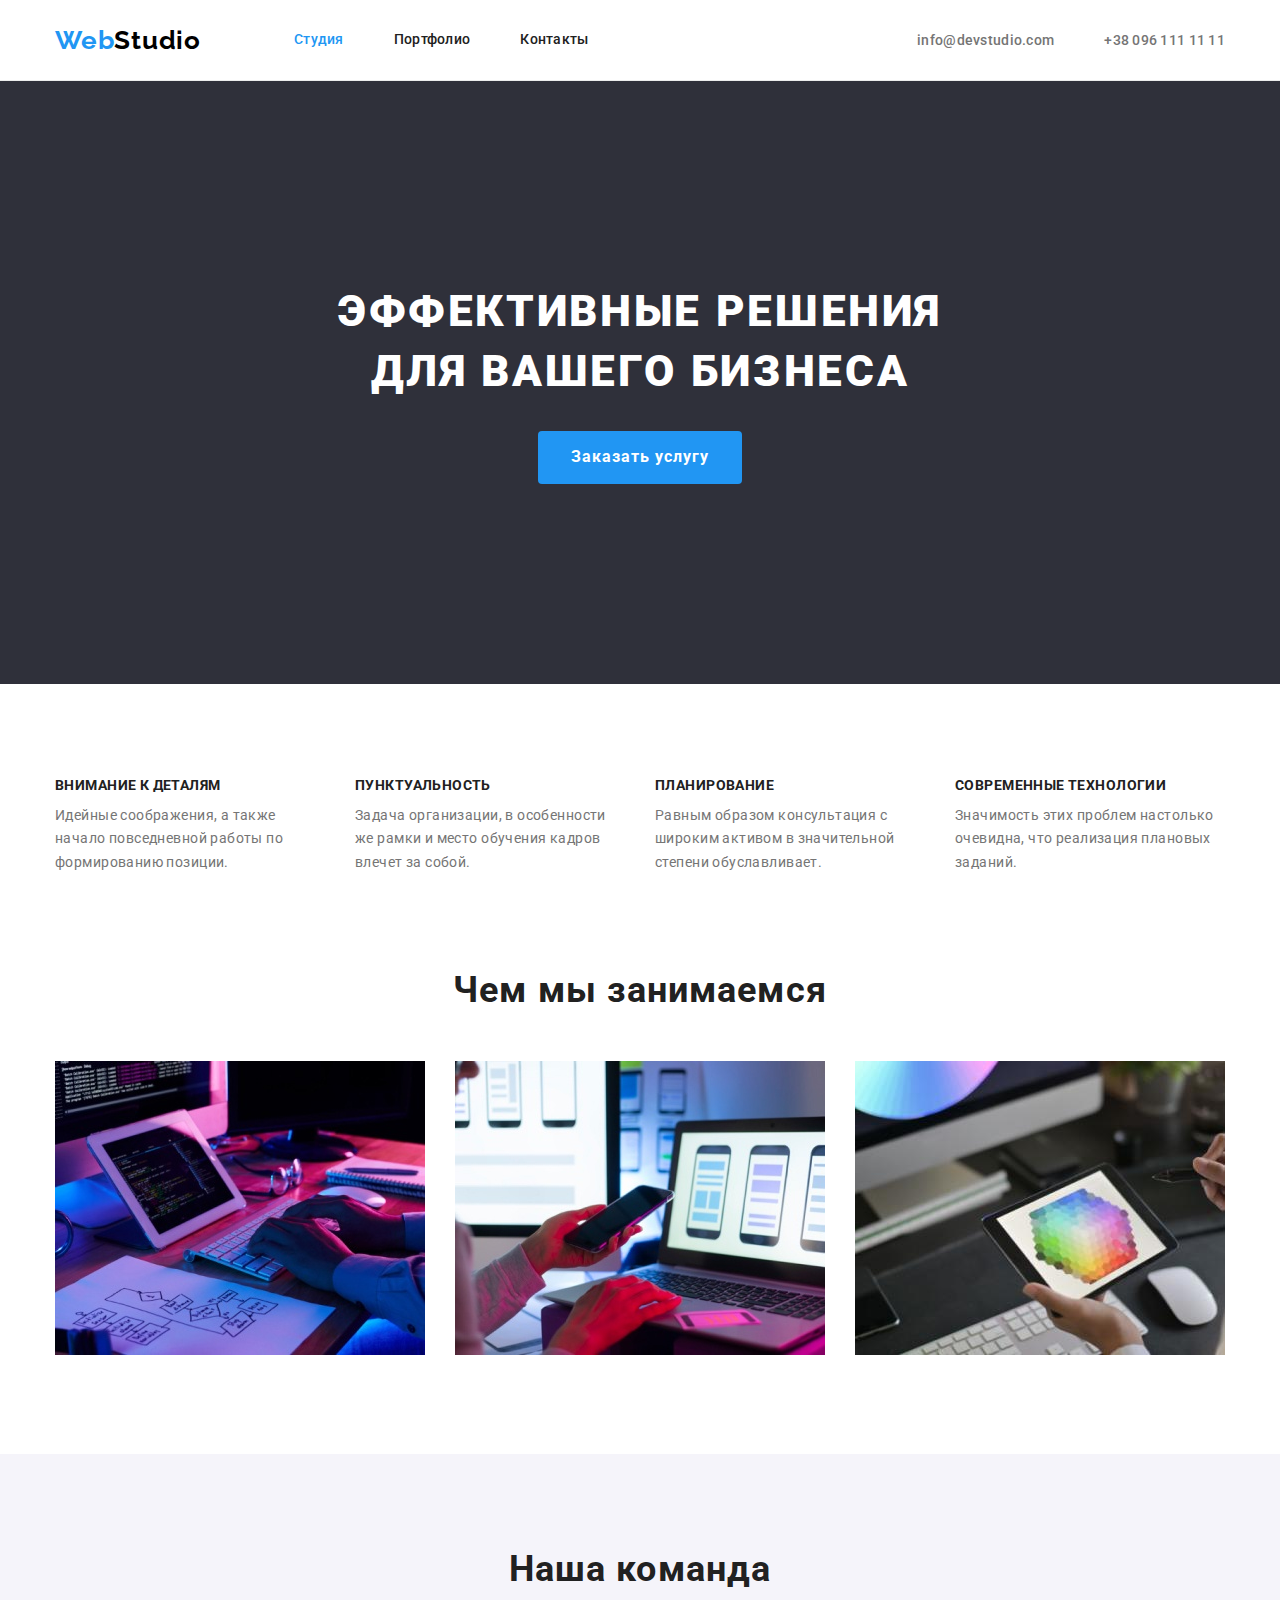
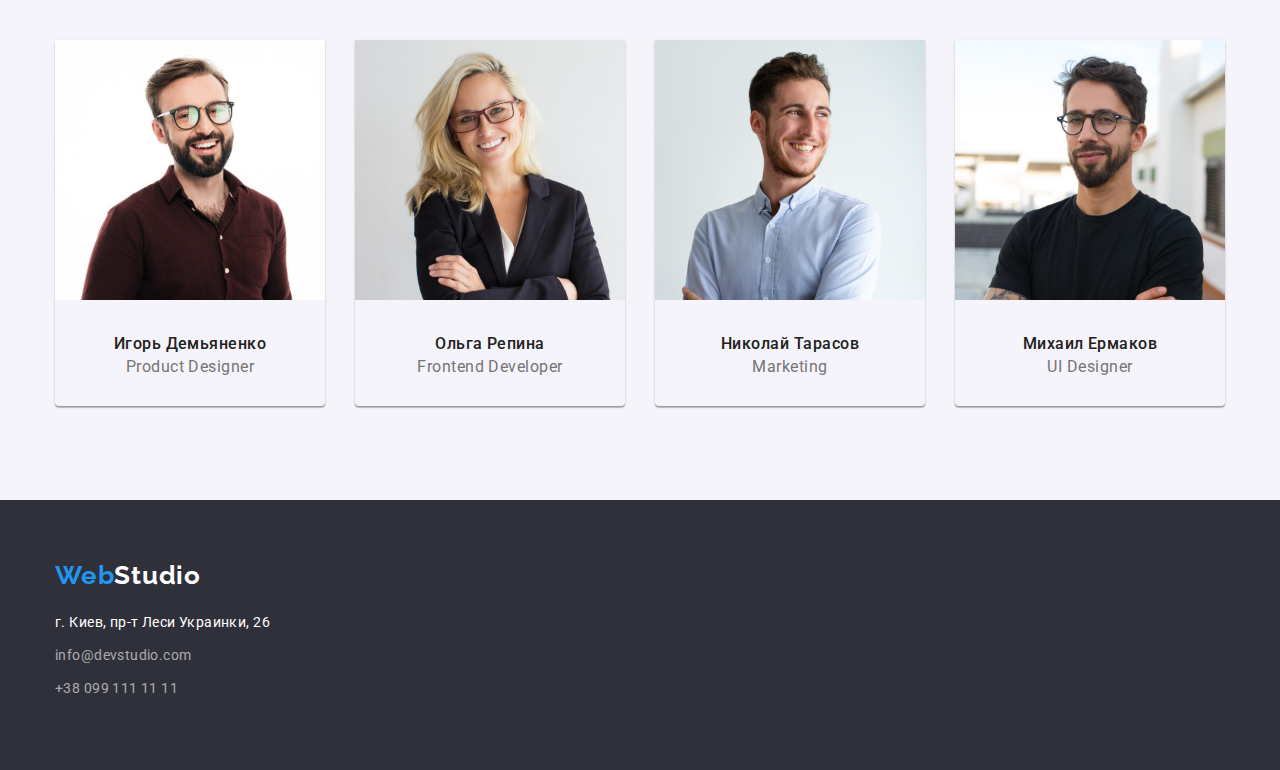
<file: index.html>
<!DOCTYPE html>
<html lang="en">

<head>
    <meta charset="UTF-8">
    <meta http-equiv="X-UA-Compatible" content="IE=edge">
    <meta name="viewport" content="width=device-width, initial-scale=1.0">
    <title>WebStudio</title>
    <link href="https://fonts.googleapis.com/css2?family=Raleway:wght@700&family=Roboto:wght@400;500;700;900&display=swap"
        rel="stylesheet">
        <link rel="stylesheet" href="https://cdnjs.cloudflare.com/ajax/libs/modern-normalize/1.1.0/modern-normalize.min.css">
    <link rel="stylesheet" href="./css/styles.css">
</head>

<body>
    <!--Навигация по сайту-->
    <header class="page-header">
        <div class="container main-nav">
        <nav class="site-nav" >
            <a href="./index.html" class="logo"><span class="logo-blue">Web</span><span class="logo-black">Studio</span></a>
            <ul class="site-nav list" >
                <li class="item"> <a href="./index.html" class="link current" >Студия</a></li>
                <li class="item"> <a href="./portfolio.html" class="link" >Портфолио</a></li>
                <li class="item"> <a href="#" class="link" >Контакты</a></li>
            </ul>
        </nav>
        <ul class="nav list">
            <li class="item"><a class="contact" href="mailto:info@devstudio.com">info@devstudio.com</a></li>
            <li class="item"><a class="contact" href="tel:+380961111111">+38 096 111 11 11</a></li>
        </ul>
        </div>
    </header>
    <main>
        <!--Герой-->
        <section class="hero-section">
            <h1 class="hero">Эффективные решения<br/> для вашего бизнеса</h1>
            <button type="button" class="button">Заказать услугу</button>
        </section>


        <section class=" section">
            <div class="container">
            <!--заголовок который будет скрыт <h2> Наши ценности </h2>-->
            <ul class="list values-list">
                <li class="values-item">
                    <h3 class="values">Внимание к деталям</h3>
                    <p class="values-description">Идейные соображения, а также начало повседневной работы по формированию позиции.</p>
                </li>
                <li class="values-item">
                    <h3 class="values">Пунктуальность</h3>
                    <p class="values-description">Задача организации, в особенности же рамки и место обучения кадров влечет за собой.</p>
                </li>
                <li class="values-item">
                    <h3 class="values">Планирование</h3>
                    <p class="values-description">Равным образом консультация с широким активом в значительной степени обуславливает.</p>
                </li>
                <li class="values-item">
                    <h3 class="values">Современные технологии </h3>
                    <p class="values-description">Значимость этих проблем настолько очевидна, что реализация плановых заданий.</p>
                </li>
            </ul>
            </div>
        </section>
        <!--Чем мы занимаемся-->
        <section class="section-list">
            <div class="container">
            <h2 class="section-title">Чем мы занимаемся</h2>
            <ul class="list business">
                <li class="business-list"> <img src="./images/box1.jpg" width="370" alt="Структура проекта"></li>
                <li class="business-list"> <img src="./images/box2.jpg" width="370" alt="Оптимизация"></li>
                <li class="business-list"> <img src="./images/box3.jpg" width="370" alt="Дизайн"></li>
            </ul>
            </div>
        </section>
        <!--Наша команда-->
        <section class="section-team section">
            <div class="container">
<h2 class="section-title">Наша команда</h2>
<ul class="list ouer-team">
    <li class="team-list"><img src="./images/igor.jpg" width="270" alt="Игорь">
       <div class="card-title"><h3 class="team">Игорь Демьяненко</h3>
        <p class="profession">Product Designer</p>
        </div>
    </li>
    <li class="team-list"><img src="./images/olga.jpg" width="270" alt="Ольга">
    <div class="card-title"> <h3 class="team">Ольга Репина</h3>
        <p class="profession">Frontend Developer</p>
    </div>
    </li>
    <li class="team-list"><img src="./images/tarasov.jpg" width="270" alt="Николай">
    <div class="card-title"> <h3 class="team">Николай Тарасов</h3>
        <p class="profession">Marketing</p>
    </div>
    </li>
    <li class="team-list"><img src="./images/ermakov.jpg" width="270" alt="Михаил">
        <div class="card-title"><h3 class="team">Михаил Ермаков</h3>
        <p class="profession">UI Designer</p>
    </div>
    </li>
</ul>
            </div>
           
        </section>
    </main>
    <!--Футер-->
<footer class="inform-list">
        <div class="container ">
            <a href="./index.html" class="logo-footer"><span class="logo-blue">Web</span><span class="logo-white">Studio</span></a>
        <address>
            <ul class="inform list">
                <li class="contact-footer"><a href="#" class="location">г. Киев, пр-т Леси Украинки, 26</a> </li>
                <li class="contact-footer"><a href="mailto:info@example.com" class="contact-info">info@devstudio.com</a></li>
                <li class="contact-footer"><a href="tel:+380991111111" class="contact-info">+38 099 111 11 11</a></li>
            </ul>
        </address>
    </div>
      
    </footer>

</body>

</html>
</file>
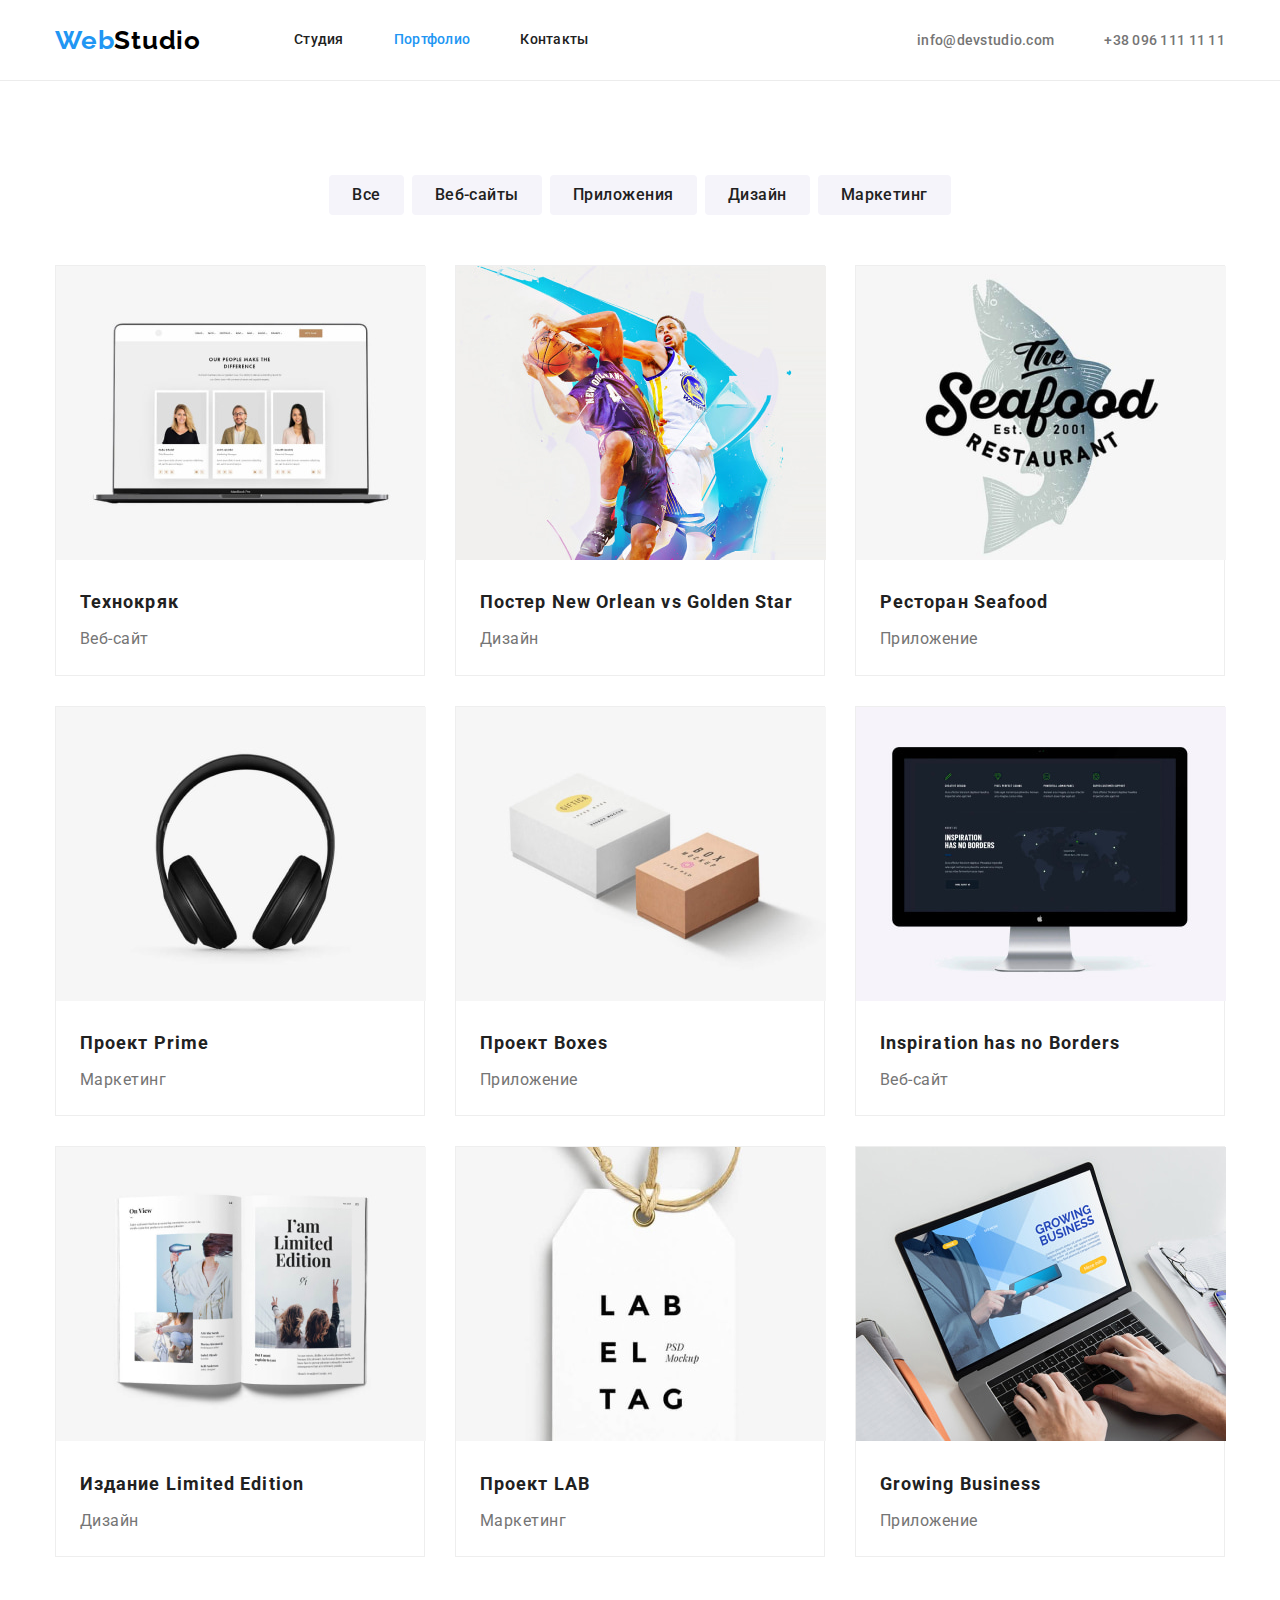
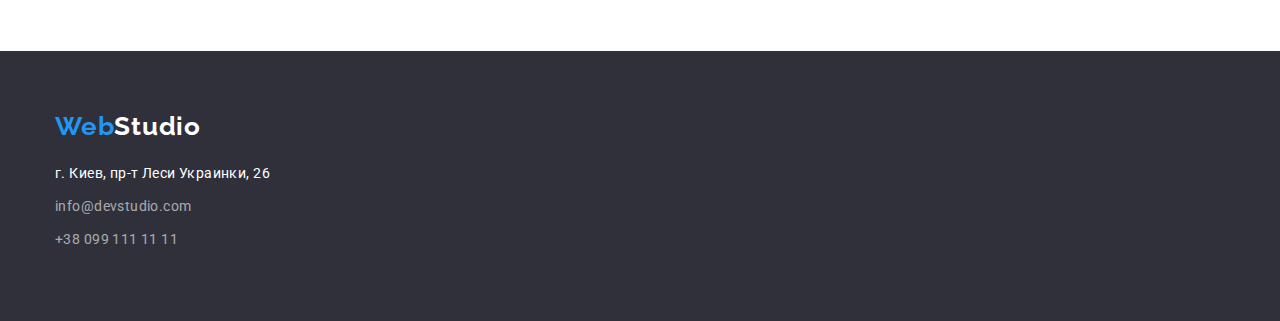
<file: portfolio.html>
<!DOCTYPE html>
<html lang="en">

<head>
    <meta charset="UTF-8">
    <meta http-equiv="X-UA-Compatible" content="IE=edge">
    <meta name="viewport" content="width=device-width, initial-scale=1.0">
    <title>Portfolio</title>
    <link href="https://fonts.googleapis.com/css2?family=Raleway:wght@700&family=Roboto:wght@400;500;700;900&display=swap"
    rel="stylesheet">
    <link rel="stylesheet" href="https://cdnjs.cloudflare.com/ajax/libs/modern-normalize/1.1.0/modern-normalize.min.css">
    <link rel="stylesheet" href="./css/styles.css">
</head>

<body>
    <!--Шапка сайта-->
    <header class="page-header">

      <div class="container main-nav">
           <nav class="site-nav">
        <a href="./index.html" class="logo"><span class="logo-blue">Web</span><span class="logo-black">Studio</span></a>
        <ul class="site-nav list">
            <li class="item"> <a href="./index.html" class="link">Студия</a></li> <!-- дисплей инлайн - блок???-->
            <li class="item"> <a href="./portfolio.html" class="link current">Портфолио</a></li>
            <li class="item"> <a href="#" class="link">Контакты</a></li>
        </ul>
    </nav>

       
           <ul class="nav list">
        <li class="item"><a class="contact" href="mailto:info@devstudio.com">info@devstudio.com</a></li>
        <li class="item"><a class="contact" href="tel:+380961111111">+38 096 111 11 11</a></li>
    </ul>
</div>
      
    </header>

<main>
    <section class=" section">
        <div class="container">
        <!-- <h1> Портфолио работ </h1> -->      
        <div class="main-buttons">
            <ul class="list button-list">
            <li class="button-cursor"><button type="button" class="cursor">Все</button></li>
            <li class="button-cursor"><button type="button" class="cursor">Веб-сайты</button></li>
            <li class="button-cursor"><button type="button" class="cursor">Приложения</button></li>
            <li class="button-cursor"><button type="button" class="cursor">Дизайн</button></li>
            <li class="button-cursor"><button type="button" class="cursor">Маркетинг</button></li>
        </ul>
    </div>

       
<div class="portfolio-container">
        <ul class="list portfolio-list">
            <li class="flex-element"> <a href=""><img src="./images/tehnologi.jpg" width="370" alt="technokryak"></a> 
               <div class="filter-card"><h2 class="project">Технокряк</h2>
            <p class="project-title">Веб-сайт</p></div>
             </li>
            <li class="flex-element"><a href=""><img src="./images/poster.jpg" width="370" alt="New Orlean vs Golden Star"></a>
            <div class="filter-card"><h2 class="project">Постер New Orlean vs Golden Star</h2>
            <p class="project-title">Дизайн</p></div>
            </li>
            <li class="flex-element"><a href=""><img src="./images/restoran.jpg" width="370" alt="Seafood"></a>
            <div class="filter-card"><h2 class="project">Ресторан Seafood</h2>
            <p class="project-title">Приложение</p></div>
            </li>
            <li class="flex-element"><a href=""><img src="./images/Prime.jpg" width="370" alt="Prime"></a> 
            <div class="filter-card"><h2 class="project">Проект Prime</h2>
            <p class="project-title">Маркетинг</p></div>
            </li>
            <li class="flex-element"><a href=""><img src="./images/Boxes.jpg" width="370" alt="Boxes"></a>
            <div class="filter-card"><h2 class="project">Проект Boxes</h2>
            <p class="project-title">Приложение</p></div>
            </li>
            <li class="flex-element"><a href=""><img src="./images/Inspiration.jpg" width="370" alt="Borders"></a> 
            <div class="filter-card"><h2 class="project">Inspiration has no Borders</h2>
            <p class="project-title">Веб-сайт</p></div>
            </li>
            <li class="flex-element"><a href=""><img src="./images/Limited.jpg" width="370" alt="Limited Edition"></a>
            <div class="filter-card"><h2 class="project">Издание Limited Edition</h2>
            <p class="project-title">Дизайн</p></div>
            </li>
            <li class="flex-element"><a href=""><img src="./images/LAB.jpg" width="370" alt="LAB"></a>
            <div class="filter-card"><h2 class="project">Проект LAB</h2>
            <p class="project-title">Маркетинг</p></div>
            </li>
            <li class="flex-element"><a href=""><img src="./images/Growing.jpg" width="370" alt="Business"></a>
            <div class="filter-card"><h2 class="project">Growing Business</h2>
            <p class="project-title">Приложение</p></div>
            </li>
        </ul>
        </div>
        </div>
    </section>
    </main>

    <!--Футер-->
    <footer class="inform-list">
        <div class="container ">
        <a href="./index.html" class="logo-footer"><span class="logo-blue">Web</span><span class="logo-white">Studio</span></a>
        <address>
            <ul class="inform list">
                <li class="contact-footer"> <a href="#" class="location">г. Киев, пр-т Леси Украинки, 26</a> </li>
                <li class="contact-footer"><a href="mailto:info@example.com" class="contact-info">info@devstudio.com</a></li>
                <li class="contact-footer"><a href="tel:+380991111111" class="contact-info">+38 099 111 11 11</a></li>
            </ul>
        </address>
        </div>
    </footer>
</body>

</html>
</file>
<file: css/styles.css>
/*index.html*/
:root {
    --primary-text-color: #757575; /*цвет основного текста*/
    --title-text-color: #212121; /*вторичный цвет заголовка*/
    --accent-color: #2196f3; /*акцент*/
    --white-color: #ffffff; /*белый цвет*/
  }

  body {
    font-family: Roboto, sans-serif;
    background-color: var(--white-color);
    color: var(--primary-text-color);
  }
  h1,
  h2,
  h3,
  p {margin-top: 0;
margin-bottom: 0;}
    .contact:hover,
    .contact:focus {
      color: var(--accent-color);}

  /*Навигация по сайту*/
  .main-nav,
  .logo {
    display: flex;
    align-items: center;
  }
  .link {
    display: block;
    padding-top: 32px;
    padding-bottom: 32px;
    font-weight: 500;
  
    font-size: 14px;
    line-height: 1.14;
    letter-spacing: 0.02em;
    color: var(--title-text-color);
  }
  .list {
    padding: 0;
    margin: 0;
    list-style: none;}

  .site-nav a {
    color: var(--title-text-color);
    text-decoration: none;}
  .site-nav {
    display: flex;
    margin: 0 0 0 0;}
  .nav {
    margin-left: auto;
    display: flex;}
  
  .site-nav .item {
    margin-right: 50px; }
  
  .site-nav :last-child {
    margin-right: 0;}
  
  .nav .item + .item {
    margin-left: 50px;}
  
  .contact {
    color: var(--primary-text-color);
    font-weight: 500;
    font-size: 14px;
    line-height: 1.14;
    letter-spacing: 0.02em;
    text-decoration: none;}
  
  .link:hover,
  .link:focus {
    color: var(--accent-color);}
  .link.current {
    color: var(--accent-color);}
  
   /*Логотип*/
   .logo {
    margin-right: 93px;

    font-family: Raleway;
    font-weight: bold;
    font-size: 26px;
    line-height: 1.19; /* 31/26=1.19 */
    letter-spacing: 0.03em;
  }
  
  .logo-blue {
    color: var(--accent-color);
  }
  .logo-black {
    color: #000000;
  }
  .logo-white {
    color: var(--white-color);}
  /*Секция-герой*/
  .hero-section {
    padding: 200px 0 200px 0;

    background-color: #2f303a;
    text-align: center;
  }
  .hero {
    margin-bottom: 30px;

    font-weight: 900;
    font-size: 44px;
    line-height: 1.37;
    text-align: center;
    text-transform: uppercase;
    letter-spacing: 0.06em;
    color: var(--white-color);
  }
  
  .button {
    padding: 10px 32px;
    min-width: 200px;
    border: 1px solid transparent;
    border-radius: 4px;
  
    cursor: pointer;
    font-family: Roboto;
    font-style: normal;
    font-weight: bold;
    font-size: 16px;
    line-height: 1.88;
    letter-spacing: 0.06em;
    color: var(--white-color);
    background-color: var(--accent-color);
  }
  
  /*Наши ценности*/
  
  .values {
    margin-top: 0;
    margin-bottom: 10px;

    font-weight: bold;
    font-size: 14px;
    line-height: 1.14;
    text-transform: uppercase;
    letter-spacing: 0.03em;
    color: var(--title-text-color);
  }
  .values-description {
    margin-top: 0;
    margin-bottom: 0;

    font-weight: normal;
    font-size: 14px;
    line-height: 1.71;
    letter-spacing: 0.03em;
    color: var(--primary-text-color);
  }
  
  .values-list {
    display: flex;
  }
  .values-list .values-item + .values-item {
    margin-left: 30px;
  }
  .values-item {
    width: 270px;
  }
  /*Чем мы занимаемся*/
  
  .section-title {
    margin-bottom: 50px;

    font-weight: bold;
    font-size: 36px;
    line-height: 1.17;
    text-align: center;
    letter-spacing: 0.03em;
    color: var(--title-text-color);
  }
  .business {
    display: flex;
  }
  .business .business-list + .business-list {
    margin-left: 30px;
  }
  
  /*Наша команда*/
  .section-team {
    background-color: #f5f4fa;
  }
  .team {
    margin-top: 0;
    margin-bottom: 4px;
    text-align: center;

    font-weight: 500;
    font-size: 16px;
    line-height: 1.19;
    letter-spacing: 0.03em;
    color: var(--title-text-color);
  }
  .profession {
    margin-top: 0;
    margin-bottom: 0;
    text-align: center;

    font-weight: normal;
    font-size: 16px;
    line-height: 1.19;
    letter-spacing: 0.03em;
    color: var(--primary-text-color);
  }
  .ouer-team {
    display: flex;
  }
  .ouer-team .team-list + .team-list {
    margin-left: 30px;
  }
  .team-list {
    box-shadow: 0px 1px 3px rgba(0, 0, 0, 0.12), 0px 1px 1px rgba(0, 0, 0, 0.14),
      0px 2px 1px rgba(0, 0, 0, 0.2);
    border-radius: 0px 0px 4px 4px;
  }
  /*Футер*/
  footer {
    background-color: #2f303a;
  }
  footer a {
    text-decoration: none;
  }
  address a {
    text-decoration: none;
  }
  .inform {
    font-style: normal;
  }
  .contact-info {
    font-weight: 400;
    font-size: 14px;
    line-height: 1.7;
    letter-spacing: 0.03em;
    color: rgba(255, 255, 255, 0.6);
  }
  .contact-info:hover,
  .contact-info:focus {
    color: var(--accent-color);
  }
  .location {
    font-weight: 400;
    font-size: 14px;
    line-height: 1.7;
    letter-spacing: 0.03em;
    color: var(--white-color);
  }
  .logo-footer {
    display: block;
    margin-bottom: 20px;

    font-family: Raleway;
    font-weight: bold;
    font-size: 26px;
    line-height: 1.19;
    letter-spacing: 0.03em;
  }
  .contact-footer {
    margin-bottom: 9px;
  }
  .inform :last-child {
    padding-bottom: 0;
  }
  .inform-list {
    padding: 60px 0 60px 0;
  }
  

  /*Стили для portfolio.html*/
  
  /* Page header*/
  
  .page-header {
    border-bottom: 1px solid #ececec;
  }
  .cursor {
    min-width: 73px;
    text-align: center;
    border: 1px solid transparent;
    border-radius: 4px;
    padding: 6px 22px;
  
    cursor: pointer;
    font-family: Roboto;
    font-weight: 500;
    font-size: 16px;
    line-height: 1.62;
    letter-spacing: 0.03em;
    color: var(--title-text-color);
    background-color: #f5f4fa;
  }
  
  /*Портфолио работ*/
  .button-list {
    display: flex;
    justify-content: center;
  }
  .button-list .button-cursor + .button-cursor {
    margin-left: 8px;
  }
  .main-buttons {
    margin-bottom: 50px;
  }
  .cursor:hover,
  .cursor:focus {
    color: var(--white-color);
    background-color: var(--accent-color);
  }
  .project {
    margin-bottom: 4px;
    font-weight: 700;
    font-size: 18px;
    line-height: 2;
    letter-spacing: 0.06em;
    color: var(--title-text-color);
  }
  .project-title {
    font-style: normal;
    font-weight: 400;
    font-size: 16px;
    line-height: 1.9;
    letter-spacing: 0.03em;
    color: var(--primary-text-color);
  }
  .portfolio-list {
    display: flex;
    flex-wrap: wrap;
  }
  .flex-element {
    margin-right: 30px;
    margin-bottom: 30px;
    width: 370px;
    border: 1px solid #eeeeee;
    box-sizing: border-box;
  }
  .flex-element:nth-child(3n) {
    margin-right: 0;
  }
  .filter-card {
    padding: 20px 24px;
  }
  /*Альернатива*/
  /*.flex-element:not(nth-last-child(-n + 3)){
    margin-right: 30px;}*/
  
  .flex-element:nth-last-child(-n + 3) {
    margin-bottom: 0;
  }
  .container {
    width: 1200px;
    padding: 0 15px;
    margin-top: 0;
    margin-bottom: 0;
    margin-left: auto;
    margin-right: auto;
  }
  
  .button-list {
    justify-content: center;
  }
  .section {
    padding-bottom: 94px;
    padding-top: 94px;
  }
  .section-list {
    padding-bottom: 94px;
  }
  .card-title {
    padding: 30px 0 30px 0;
  }
</file>
